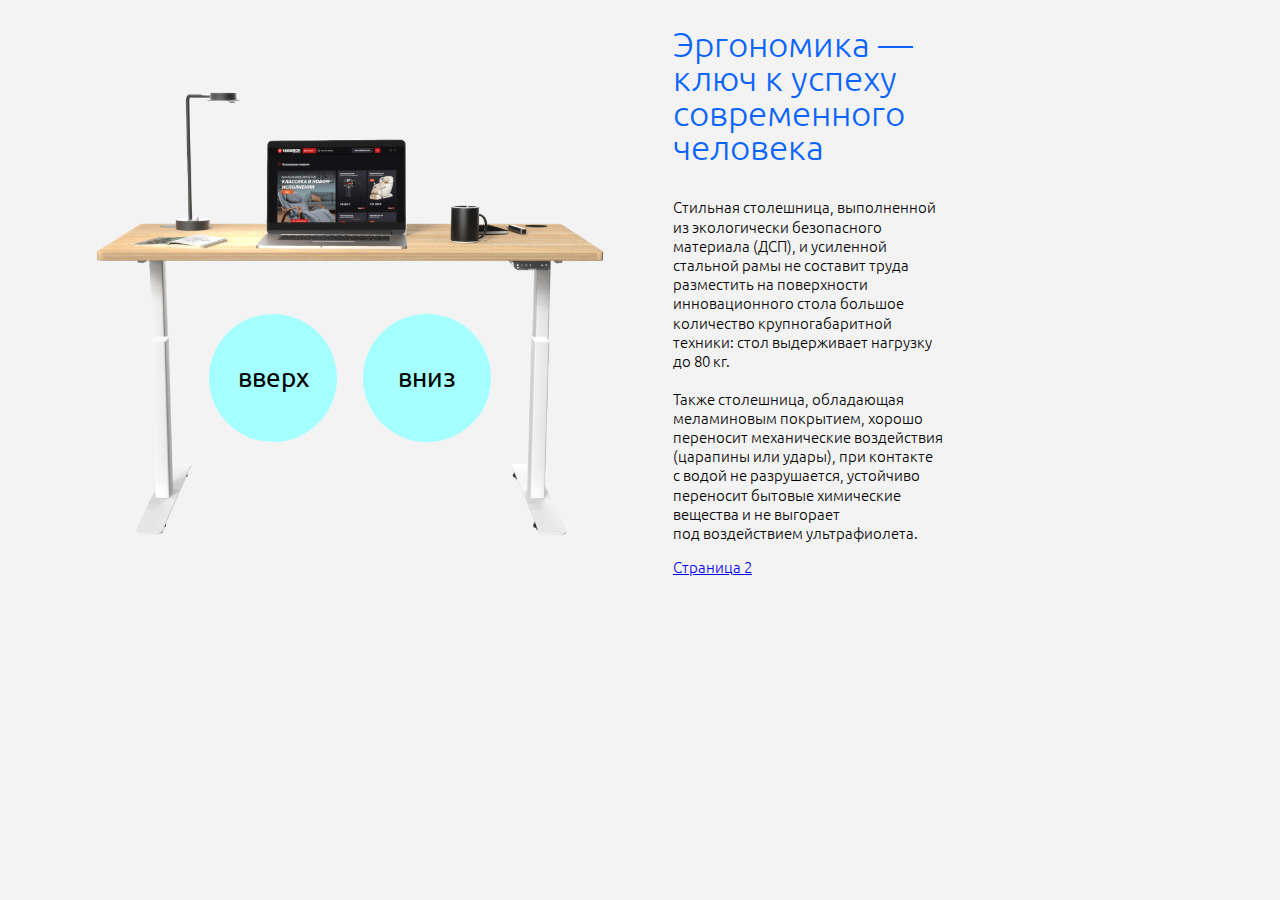
<file: index.html>
<!DOCTYPE html>
<html lang="en">
  <head>
    <meta charset="UTF-8" />
    <meta name="viewport" content="width=device-width, initial-scale=1.0" />
    <link rel="preconnect" href="https://fonts.googleapis.com" />
    <link rel="preconnect" href="https://fonts.gstatic.com" crossorigin />
    <link
      href="https://fonts.googleapis.com/css2?family=Poppins:ital,wght@0,100;0,200;0,300;0,400;0,500;0,600;0,700;0,800;0,900;1,100;1,200;1,300;1,400;1,500;1,600;1,700;1,800;1,900&family=Ubuntu:ital,wght@0,300;0,400;0,500;0,700;1,300;1,400;1,500;1,700&display=swap"
      rel="stylesheet"
    />
    <link href="https://fonts.cdnfonts.com/css/bebas-neue" rel="stylesheet" />
    <link rel="stylesheet" href="styleErgonom.css" />
    <title>Эргономика</title>
  </head>
  <body>
    <div class="container">
      <div class="par1">
        <p class="title">Эргономика — ключ к успеху современного человека</p>
      </div>
      <div class="par2">
        <p class="prgf1">
          Cтильная столешница, выполненной из экологически безопасного материала
          (ДСП), и усиленной стальной рамы не составит труда разместить
          на поверхности инновационного стола большое количество
          крупногабаритной техники: стол выдерживает нагрузку до 80 кг.
        </p>
      </div>
      <div class="par3">
        <p class="prgf2">
          Также столешница, обладающая меламиновым покрытием, хорошо переносит
          механические воздействия (царапины или удары), при контакте с водой
          не разрушается, устойчиво переносит бытовые химические вещества
          и не выгорает под воздействием ультрафиолета.
        </p>
        <a href="page2/Okey.html"><p class="prgf2">Страница 2</p></a>
      </div>
      <div class="images">
        <img id="table" src="images/стол чел 1 (1).png" alt="" />
        <img
          id="table"
          class="table2 transt2"
          src="images/стол чел 1.png"
          alt=""
        />
        <div id="buttons">
          <button id="btn2" class="buttons">вверх</button>
          <button id="btn1" class="buttons">вниз</button>
        </div>
      </div>
    </div>
  </body>
  <script src="scriptErgonom.js"></script>
</html>
</file>
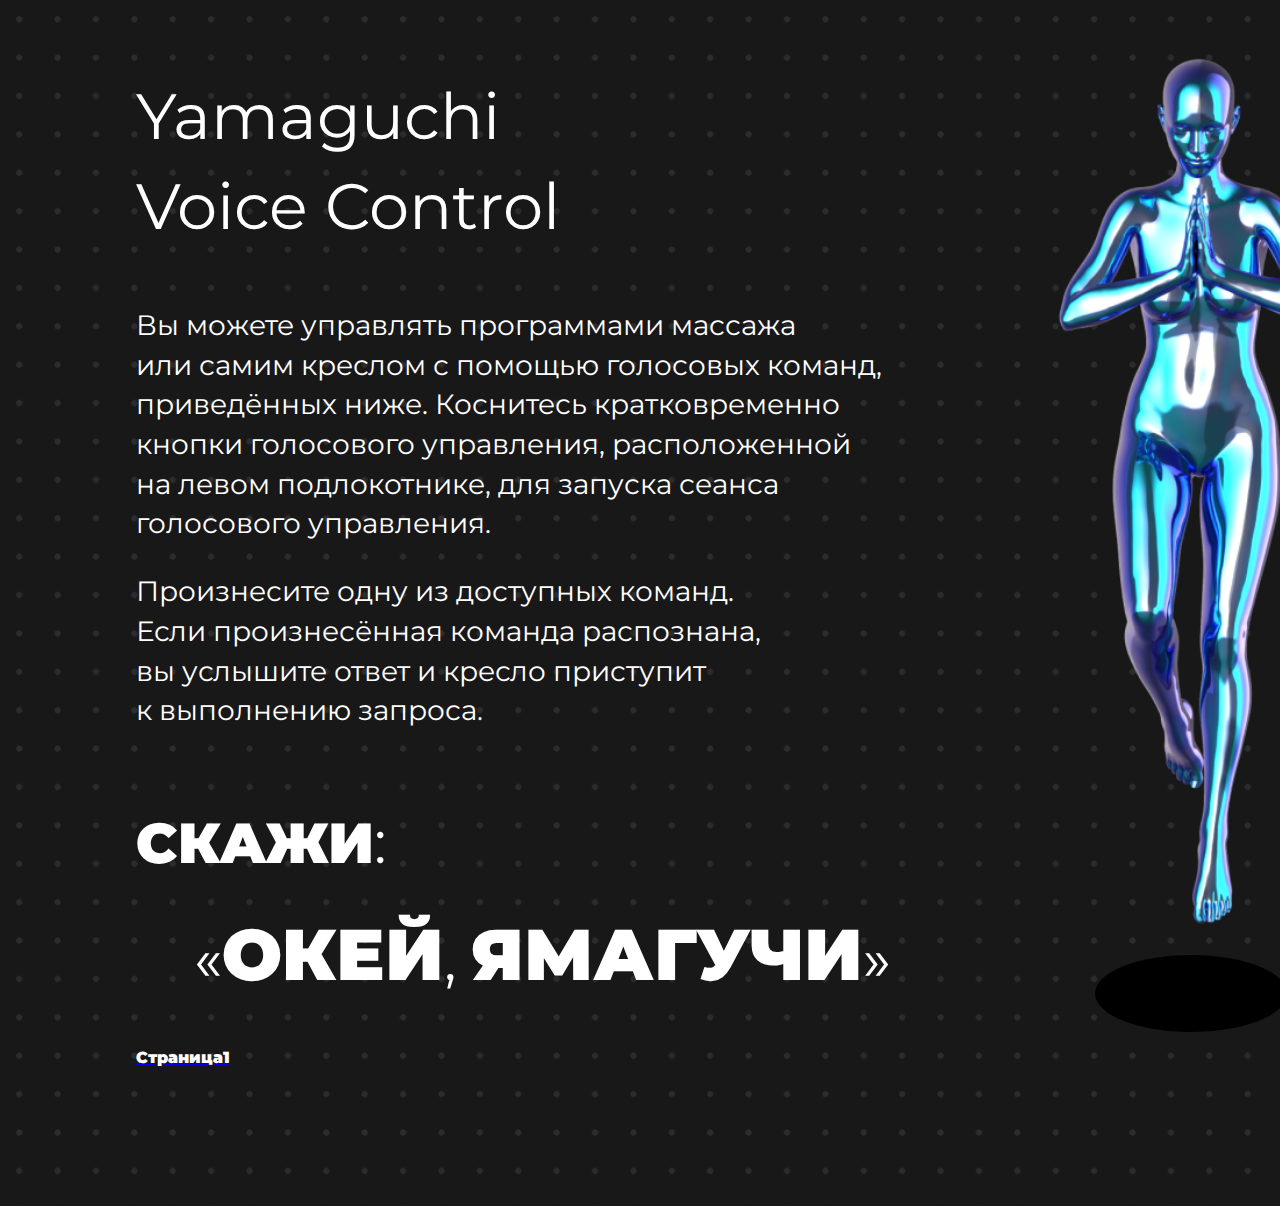
<file: page2/Okey.html>
<!DOCTYPE html>
<html lang="en">
  <head>
    <meta charset="UTF-8" />
    <meta name="viewport" content="width=device-width, initial-scale=1.0" />
    <link rel="preconnect" href="https://fonts.googleapis.com" />
    <link rel="preconnect" href="https://fonts.gstatic.com" crossorigin />
    <link
      href="https://fonts.googleapis.com/css2?family=Bebas+Neue&family=Montserrat:ital,wght@0,100..900;1,100..900&family=Poppins:ital,wght@0,100;0,200;0,300;0,400;0,500;0,600;0,700;0,800;0,900;1,100;1,200;1,300;1,400;1,500;1,600;1,700;1,800;1,900&family=Ubuntu:ital,wght@0,300;0,400;0,500;0,700;1,300;1,400;1,500;1,700&display=swap"
      rel="stylesheet"
    />
    <link rel="stylesheet" href="styleOkey.css" />
    <title>Окей, Ямагучи</title>
  </head>
  <body>
    <div class="container">
      <div class="par1"><p class="paragraph1">Yamaguchi Voice Control</p></div>
        <div class="par2">
            <p class="paragraph2">
          Вы можете управлять программами массажа или самим креслом с помощью
          голосовых команд, приведённых ниже. Коснитесь кратковременно кнопки
          голосового управления, расположенной на левом подлокотнике,
          для запуска сеанса голосового управления.
             </p>
             <p class="paragraph2">
          Произнесите одну из доступных команд. Если произнесённая команда
          распознана, вы услышите ответ и кресло приступит к выполнению запроса.
            </p>
        </div>
        <div class="par3">
        <p>
            <span class="paragraph3">СКАЖИ</span><span class="colon">:</span>
        <br></br>
            <span class="lastpar">
                <span class="colon">«</span><span class="paragraph4">ОКЕЙ</span><span class="colon">, </span>
                <span class="paragraph4">ЯМАГУЧИ</span><span class="colon">»</span>
            </span>
        </p>
        <a href="../index.html"><p style="color: white;">Страница1</p></a>
        </div>
      <div class="girlplace picgirlend">
        <img class="picgirlstart" src="images/на главную 13.png" alt="" />
      </div>
      <div class="hole">
        <div class="blackhole blackholestart"></div>
      </div>
      <div class="moon"></div>
      <div class="voicehelper">
        <img class="picvoicehelper" src="images/интерфейс 1.png" alt="" />
      </div>
    </div>
  </body>
 
</html>
</file>
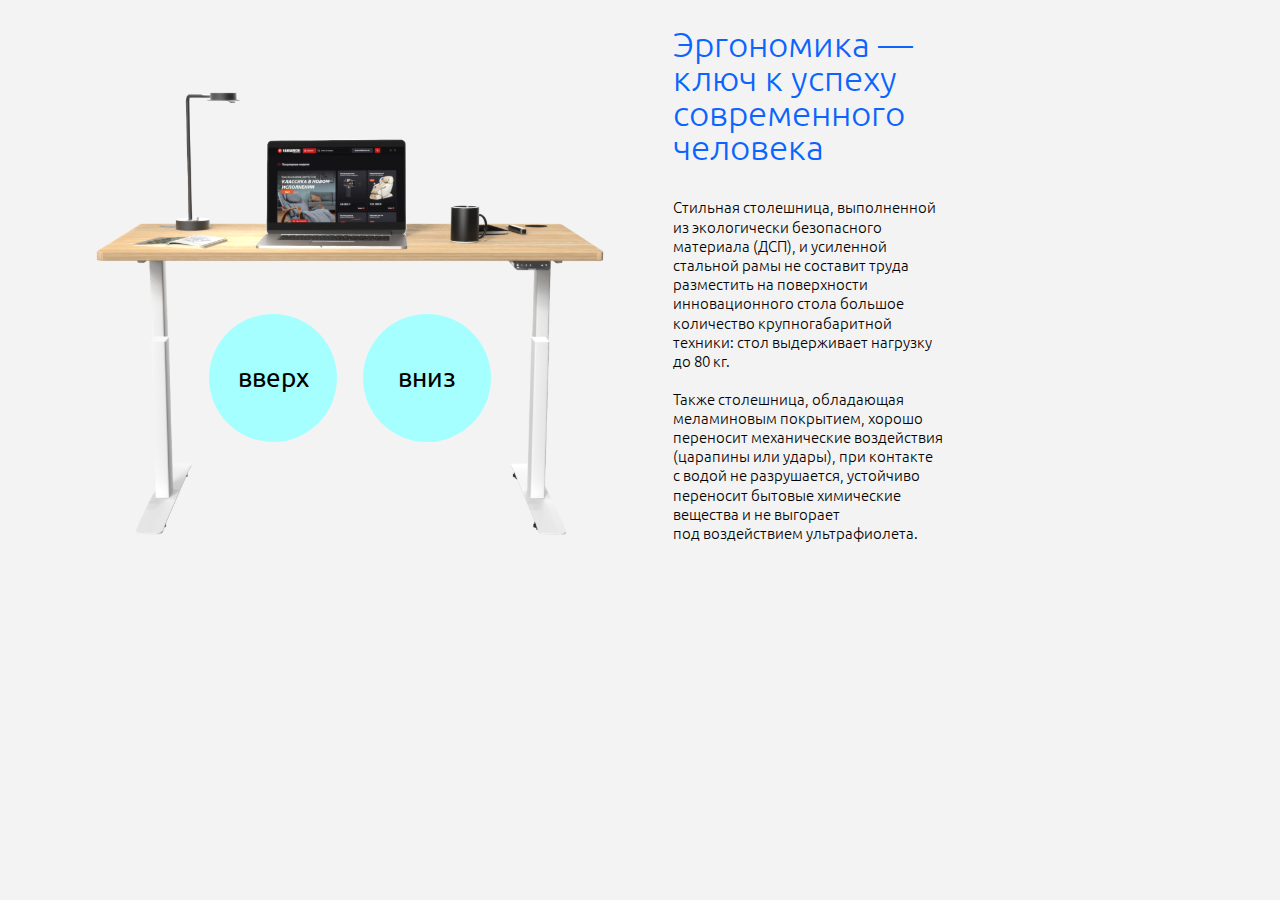
<file: task1/Ergonomic.html>
<!DOCTYPE html>
<html lang="en">
  <head>
    <meta charset="UTF-8" />
    <meta name="viewport" content="width=device-width, initial-scale=1.0" />
    <link rel="preconnect" href="https://fonts.googleapis.com" />
    <link rel="preconnect" href="https://fonts.gstatic.com" crossorigin />
    <link
      href="https://fonts.googleapis.com/css2?family=Poppins:ital,wght@0,100;0,200;0,300;0,400;0,500;0,600;0,700;0,800;0,900;1,100;1,200;1,300;1,400;1,500;1,600;1,700;1,800;1,900&family=Ubuntu:ital,wght@0,300;0,400;0,500;0,700;1,300;1,400;1,500;1,700&display=swap"
      rel="stylesheet"
    />
    <link href="https://fonts.cdnfonts.com/css/bebas-neue" rel="stylesheet" />
    <link rel="stylesheet" href="styleErgonom.css" />
    <title>Эргономика</title>
  </head>
  <body>
    <div class="container">
      <div class="par1">
        <p class="title">Эргономика — ключ к успеху современного человека</p>
      </div>
      <div class="par2">
        <p class="prgf1">
          Cтильная столешница, выполненной из экологически безопасного материала
          (ДСП), и усиленной стальной рамы не составит труда разместить
          на поверхности инновационного стола большое количество
          крупногабаритной техники: стол выдерживает нагрузку до 80 кг.
        </p>
      </div>
      <div class="par3">
        <p class="prgf2">
          Также столешница, обладающая меламиновым покрытием, хорошо переносит
          механические воздействия (царапины или удары), при контакте с водой
          не разрушается, устойчиво переносит бытовые химические вещества
          и не выгорает под воздействием ультрафиолета.
        </p>
      </div>
      <div class="images">
        <img id="table" src="images/стол чел 1 (1).png" alt="" />
        <img
          id="table"
          class="table2 transt2"
          src="images/стол чел 1.png"
          alt=""
        />
        <div id="buttons">
          <button id="btn2" class="buttons">вверх</button>
          <button id="btn1" class="buttons">вниз</button>
        </div>
      </div>
    </div>
  </body>
  <script src="scriptErgonom.js"></script>
</html>
</file>
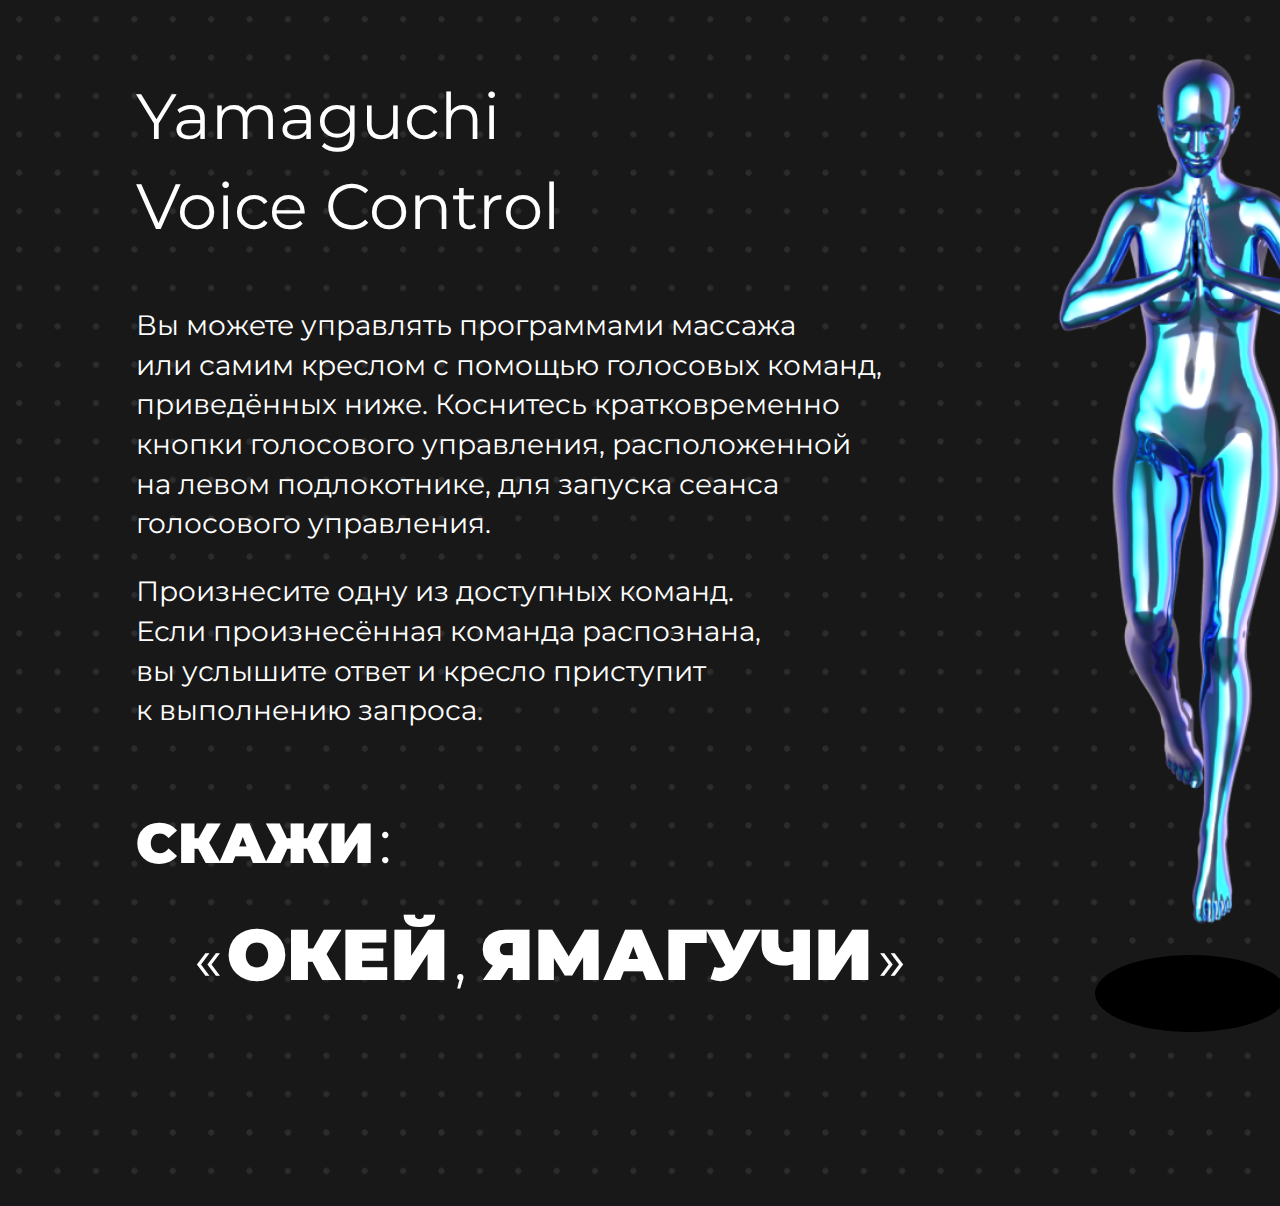
<file: task2/Okey.html>
<!DOCTYPE html>
<html lang="en">
  <head>
    <meta charset="UTF-8" />
    <meta name="viewport" content="width=device-width, initial-scale=1.0" />
    <link rel="preconnect" href="https://fonts.googleapis.com" />
    <link rel="preconnect" href="https://fonts.gstatic.com" crossorigin />
    <link
      href="https://fonts.googleapis.com/css2?family=Bebas+Neue&family=Montserrat:ital,wght@0,100..900;1,100..900&family=Poppins:ital,wght@0,100;0,200;0,300;0,400;0,500;0,600;0,700;0,800;0,900;1,100;1,200;1,300;1,400;1,500;1,600;1,700;1,800;1,900&family=Ubuntu:ital,wght@0,300;0,400;0,500;0,700;1,300;1,400;1,500;1,700&display=swap"
      rel="stylesheet"
    />
    <link rel="stylesheet" href="styleOkey.css" />
    <title>Окей, Ямагучи</title>

  </head>
  <body>
    <div class="container">
      <div class="par1"><p class="paragraph1">Yamaguchi Voice Control</p></div>
        <div class="par2">
            <p class="paragraph2">
          Вы можете управлять программами массажа или самим креслом с помощью
          голосовых команд, приведённых ниже. Коснитесь кратковременно кнопки
          голосового управления, расположенной на левом подлокотнике,
          для запуска сеанса голосового управления.
             </p>
             <p class="paragraph2">
          Произнесите одну из доступных команд. Если произнесённая команда
          распознана, вы услышите ответ и кресло приступит к выполнению запроса.
            </p>
        </div>
        <div class="par3">
        <p>
            <span class="paragraph3">СКАЖИ</span>
            <span class="colon">:</span>
        <br></br>
            <span class="lastpar">
                <span class="colon">«</span>
                <span class="paragraph4">ОКЕЙ</span>
                <span class="colon">, </span>
                <span class="paragraph4">ЯМАГУЧИ</span>
                <span class="colon">»</span>
            </span>
        </p>
        </div>
      <div class="girlplace picgirlend">
        <img class="picgirlstart" src="images/на главную 13.png" alt="" />
      </div>
      <div class="hole">
        <div class="blackhole blackholestart"></div>
      </div>
      <div class="moon"></div>
      <div class="voicehelper">
        <img class="picvoicehelper" src="images/интерфейс 1.png" alt="" />
      </div>
    </div>
  </body>
 
</html>
</file>
<file: styleErgonom.css>
body {
  background-color: #f3f3f3;
}
.container {
  display: grid;
  width: 80%;
  grid-template-columns: 54% 27%;
  grid-template-rows: 13vw 13vw 17vw;
  gap: 3%;
  margin-left: 7%;
}

.images {
  width: 40vw;
  min-width: 30vw;
  position: relative;
  grid-row: 1/3;
}

.par1 {
  margin-top: -1em;
  grid-column: 2/3;
  grid-row: 1/2;
}

.par2 {
  margin-top: -3%;
  grid-column: 2/3;
  grid-row: 2/3;
}

.par3 {
  grid-column: 2/3;
  grid-row: 3/4;
}

.title {
  font-family: "Ubuntu", sans-serif;
  font-size: 2.7vw;
  line-height: 1em;
  font-weight: 300;
  color: #0b64fe;
}

.prgf1 {
  font-family: "Ubuntu", sans-serif;
  font-size: 1.15vw;
  line-height: 1.5vw;
  font-weight: 300;
}

.prgf2 {
  font-family: "Ubuntu", sans-serif;
  font-size: 1.15vw;
  line-height: 1.5vw;
  font-weight: 300;
}

#table {
  width: 100%;
}

.table2 {
  position: absolute;
  left: 0rem;
  top: 0rem;
  transition: transform 0.5s;
}

#buttons {
  position: absolute;
  margin-top: -55%;
  margin-left: 22%;
  width: 55%;
  display: flex;
  justify-content: space-between;
}

.buttons {
  height: 10vw;
  width: 10vw;
  min-width: 85px;
  min-height: 85px;
  background-color: #a6ffff;
  border-radius: 50%;
  border: none;
  font-family: "Ubuntu", sans-serif;
  font-size: 2vw;
}

.buttons:active {
  transform: scale(0.9);
  background-color: #8edada;
  box-shadow: 3px 2px 15px 1px rgba(0, 0, 0, 0.24);
}

@media (max-width: 800px) {
  .container {
    display: flex;
    flex-direction: column;

    max-width: 75vw;
    margin-left: auto;
    margin-right: auto;
    align-items: center;
  }

  .images {
    width: 60vw;
    min-width: 80vw;
  }

  .par1 {
    width: 80%;
    margin-left: -20%;
    margin-bottom: -10%;
  }

  .par3 {
    margin-bottom: -7%;
    order: 3;
  }

  .title {
    text-transform: uppercase;
    font-family: "Bebas Neue", sans-serif;
    font-weight: 700;
    font-size: 10vw;
    line-height: 9vw;
    color: #0b64fe;
  }

  .prgf1 {
    font-size: 4.5vw;
    line-height: 7vw;
    font-weight: 300;
  }

  .prgf2 {
    font-size: 4.5vw;
    line-height: 7vw;
    font-weight: 300;
  }

  #buttons {
    width: 55%;
  }

  .buttons {
    height: 20vw;
    width: 20vw;
    min-width: 15%;
    min-height: 20%;
    font-size: 4vw;
  }
}
</file>
<file: page2/styleOkey.css>
body {
  background: radial-gradient(circle, #2c2c2c 10%, transparent 13%) 3vw 3vw /
      3vw 3vw,
    #181818;
}

.container {
  margin-left: 10vw;
  display: grid;
  grid-template-columns: 72% 35% 70%;
  grid-template-rows: 23vw 40vw 30vw;
  gap: 0%;
  position: relative;
}

@keyframes black-hole-transform {
  from {
    scale: 1;
  }
  to {
    scale: 2.7;
  }
}

.hole {
  grid-column: 2;
  grid-row: 3;
  z-index: -1;
  position: absolute;
}

.blackhole {
  margin-top: 11vw;
  margin-left: 11vw;
  width: 15vw;
  height: 6vw;
  background: #000000;
  border-radius: 50%;
}

.blackholestart {
  animation-name: black-hole-transform;
  animation-duration: 2.3s;
  animation-direction: alternate;
  animation-iteration-count: 2;
  animation-delay: 0.5s;
}

@keyframes moon-transform {
  from {
    scale: 1;
  }
  to {
    scale: 2.5;
  }
}

.moon {
  margin-top: 10.5vw;
  margin-left: 11.5vw;
  width: 14vw;
  height: 4vw;
  border-radius: 50%;
  box-shadow: 0 1.4vw 0px 0.1vw rgb(0, 0, 0);
  grid-column: 2;
  animation-name: moon-transform;
  animation-duration: 1.9s;
  animation-direction: alternate;
  animation-iteration-count: 2;
  animation-delay: 1.2s;
  z-index: 2;
}

@keyframes girl-start {
  from {
    visibility: hidden;
    transform: translateY(150%);
  }
  to {
    visibility: visible;
    transform: translateY(0);
  }
}

@keyframes girl-end {
  from {
    transform: translateY(0%);
  }
  to {
    transform: translateY(4%);
  }
}

.girlplace {
  grid-column: 2;
  grid-row: 1/3;
  overflow: hidden;
  height: 130%;
}

.picgirlstart {
  height: 72vw;
  animation-name: girl-start;
  animation-duration: 4s;
  animation-timing-function: ease-in;
  z-index: 1;
}

.picgirlend {
  animation-name: girl-end;
  animation-duration: 2s;
  animation-iteration-count: infinite;
  animation-direction: alternate;
  animation-delay: 4.1s;
}

.voicehelper {
  grid-column: 3;
  grid-row: 1/3;
}

.picvoicehelper {
  height: 76vw;
}

.par1 {
  margin-right: 35%;
  grid-column: 1;
  grid-row: 1;
}

.paragraph1 {
  font-size: 5vw;
  font-family: "Montserrat", sans-serif;
  line-height: 7vw;
  font-weight: 400;
  color: #ffffff;
}

.par2 {
  margin-top: -3%;
  margin-right: 8%;
  grid-column: 1;
  grid-row: 2;
}

.paragraph2 {
  font-size: 2.2vw;
  font-family: "Montserrat", sans-serif;
  line-height: 3.1vw;
  font-weight: 400;
  color: #ffffff;
}

.par3 {
  margin-top: -3%;
  grid-column: 1;
  grid-row: 3;
  font-family: "Montserrat", sans-serif;
  font-weight: 900;
  color: #ffffff;
}

.paragraph3 {
  font-size: 4.4vw;
  line-height: 4vw;
}

.colon {
  font-size: 4.6vw;
  font-weight: 400;
}

.paragraph4 {
  margin-top: -9%;
  font-size: 5.6vw;
}

.lastpar {
  line-height: 9vw;
  margin-left: 4.5vw;
}

@media (max-width: 800px) {
  body {
    max-width: 100%;
    background: #181818;
  }

  .container {
    margin-top: -5%;
    margin-left: 1%;
    margin-right: auto;
    display: flex;
    flex-direction: column;
    position: relative;
    align-items: center;
  }

  .hole {
    position: relative;
  }

  .blackhole {
    margin-left: 0;
    margin-top: -65%;
    width: 30vw;
    height: 10vw;
  }

  .moon {
    margin-top: 0;
    margin-left: 0;
    margin-top: -20%;
    width: 32.5vw;
    height: 10vw;
    border-radius: 50%;
    box-shadow: 0vw 4vw 0vw 0vw #181818;
    animation-duration: 2.3s;
    animation-delay: 0.5s;
    z-index: 2;
    position: relative;
  }

  .girlplace {
    margin-top: -12%;
    min-height: 240vw;
  }

  .picgirlstart {
    min-height: 210vw;
  }

  .voicehelper {
    margin-left: -25%;
    width: 100vw;
    margin-top: 5%;
    z-index: 3;
    order: 4;
  }

  .picvoicehelper {
    height: 135vw;
  }

  .par1 {
    margin-right: 20%;
  }

  .paragraph1 {
    font-size: 10.5vw;
    line-height: 11vw;
  }

  .par2 {
    margin-top: -3%;
    margin-right: 8%;
  }

  .paragraph2 {
    font-size: 4.8vw;
    line-height: 9vw;
  }

  .par3 {
    margin-top: 0%;
    margin-left: 3%;
    order: 5;
    line-height: 5vw;
  }

  .paragraph3 {
    font-size: 12vw;
  }

  .colon {
    font-size: 10vw;
    font-weight: 400;
  }

  .paragraph4 {
    margin-left: 0;
    font-size: 15vw;
  }

  .lastpar {
    line-height: 15vw;
    margin-left: 0%;
  }
}
</file>
<file: task1/styleErgonom.css>
body {
  background-color: #f3f3f3;
}
.container {
  display: grid;
  width: 80%;
  grid-template-columns: 54% 27%;
  grid-template-rows: 13vw 13vw 17vw;
  gap: 3%;
  margin-left: 7%;
}

.images {
  width: 40vw;
  min-width: 30vw;
  position: relative;
  grid-row: 1/3;
}

.par1 {
  margin-top: -1em;
  grid-column: 2/3;
  grid-row: 1/2;
}

.par2 {
  margin-top: -3%;
  grid-column: 2/3;
  grid-row: 2/3;
}

.par3 {
  grid-column: 2/3;
  grid-row: 3/4;
}

.title {
  font-family: "Ubuntu", sans-serif;
  font-size: 2.7vw;
  line-height: 1em;
  font-weight: 300;
  color: #0b64fe;
}

.prgf1 {
  font-family: "Ubuntu", sans-serif;
  font-size: 1.15vw;
  line-height: 1.5vw;
  font-weight: 300;
}

.prgf2 {
  font-family: "Ubuntu", sans-serif;
  font-size: 1.15vw;
  line-height: 1.5vw;
  font-weight: 300;
}

#table {
  width: 100%;
}

.table2 {
  position: absolute;
  left: 0rem;
  top: 0rem;
  transition: transform 0.5s;
}

#buttons {
  position: absolute;
  margin-top: -55%;
  margin-left: 22%;
  width: 55%;
  display: flex;
  justify-content: space-between;
}

.buttons {
  height: 10vw;
  width: 10vw;
  min-width: 85px;
  min-height: 85px;
  background-color: #a6ffff;
  border-radius: 50%;
  border: none;
  font-family: "Ubuntu", sans-serif;
  font-size: 2vw;
}

.buttons:active {
  transform: scale(0.9);
  background-color: #8edada;
  box-shadow: 3px 2px 15px 1px rgba(0, 0, 0, 0.24);
}

@media (max-width: 800px) {
  .container {
    display: flex;
    flex-direction: column;

    max-width: 75vw;
    margin-left: auto;
    margin-right: auto;
    align-items: center;
  }

  .images {
    width: 60vw;
    min-width: 80vw;
  }

  .par1 {
    width: 80%;
    margin-left: -20%;
    margin-bottom: -10%;
  }

  .par3 {
    margin-bottom: -7%;
    order: 3;
  }

  .title {
    text-transform: uppercase;
    font-family: "Bebas Neue", sans-serif;
    font-weight: 700;
    font-size: 10vw;
    line-height: 9vw;
    color: #0b64fe;
  }

  .prgf1 {
    font-size: 4.5vw;
    line-height: 7vw;
    font-weight: 300;
  }

  .prgf2 {
    font-size: 4.5vw;
    line-height: 7vw;
    font-weight: 300;
  }

  #buttons {
    width: 55%;
  }

  .buttons {
    height: 20vw;
    width: 20vw;
    min-width: 15%;
    min-height: 20%;
    font-size: 4vw;
  }
}
</file>
<file: task2/styleOkey.css>
body {
  background: radial-gradient(circle, #2c2c2c 10%, transparent 13%) 3vw 3vw /
      3vw 3vw,
    #181818;
}

.container {
  margin-left: 10vw;
  display: grid;
  grid-template-columns: 72% 35% 70%;
  grid-template-rows: 23vw 40vw 30vw;
  gap: 0%;
  position: relative;
}

@keyframes black-hole-transform {
  from {
    scale: 1;
  }
  to {
    scale: 2.7;
  }
}

.hole {
  grid-column: 2;
  grid-row: 3;
  z-index: -1;
  position: absolute;
}

.blackhole {
  margin-top: 11vw;
  margin-left: 11vw;
  width: 15vw;
  height: 6vw;
  background: #000000;
  border-radius: 50%;
}

.blackholestart {
  animation-name: black-hole-transform;
  animation-duration: 2.3s;
  animation-direction: alternate;
  animation-iteration-count: 2;
  animation-delay: 0.5s;
}

@keyframes moon-transform {
  from {
    scale: 1;
  }
  to {
    scale: 2.5;
  }
}

.moon {
  margin-top: 10.5vw;
  margin-left: 11.5vw;
  width: 14vw;
  height: 4vw;
  border-radius: 50%;
  box-shadow: 0 1.4vw 0px 0.1vw rgb(0, 0, 0);
  grid-column: 2;
  animation-name: moon-transform;
  animation-duration: 1.9s;
  animation-direction: alternate;
  animation-iteration-count: 2;
  animation-delay: 1.2s;
  z-index: 2;
}

@keyframes girl-start {
  from {
    visibility: hidden;
    transform: translateY(150%);
  }
  to {
    visibility: visible;
    transform: translateY(0);
  }
}

@keyframes girl-end {
  from {
    transform: translateY(0%);
  }
  to {
    transform: translateY(4%);
  }
}

.girlplace {
  grid-column: 2;
  grid-row: 1/3;
  overflow: hidden;
  height: 130%;
}

.picgirlstart {
  height: 72vw;
  animation-name: girl-start;
  animation-duration: 4s;
  animation-timing-function: ease-in;
  z-index: 1;
}

.picgirlend {
  animation-name: girl-end;
  animation-duration: 2s;
  animation-iteration-count: infinite;
  animation-direction: alternate;
  animation-delay: 4.1s;
}

.voicehelper {
  grid-column: 3;
  grid-row: 1/3;
}

.picvoicehelper {
  height: 76vw;
}

.par1 {
  margin-right: 35%;
  grid-column: 1;
  grid-row: 1;
}

.paragraph1 {
  font-size: 5vw;
  font-family: "Montserrat", sans-serif;
  line-height: 7vw;
  font-weight: 400;
  color: #ffffff;
}

.par2 {
  margin-top: -3%;
  margin-right: 8%;
  grid-column: 1;
  grid-row: 2;
}

.paragraph2 {
  font-size: 2.2vw;
  font-family: "Montserrat", sans-serif;
  line-height: 3.1vw;
  font-weight: 400;
  color: #ffffff;
}

.par3 {
  margin-top: -3%;
  grid-column: 1;
  grid-row: 3;
  font-family: "Montserrat", sans-serif;
  font-weight: 900;
  color: #ffffff;
}

.paragraph3 {
  font-size: 4.4vw;
  line-height: 4vw;
}

.colon {
  font-size: 4.6vw;
  font-weight: 400;
}

.paragraph4 {
  margin-top: -9%;
  font-size: 5.6vw;
}

.lastpar {
  line-height: 9vw;
  margin-left: 4.5vw;
}

@media (max-width: 800px) {
  body {
    max-width: 100%;
    background: #181818;
  }

  .container {
    margin-top: -5%;
    margin-left: 1%;
    margin-right: auto;
    display: flex;
    flex-direction: column;
    position: relative;
    align-items: center;
  }

  .hole {
    position: relative;
  }

  .blackhole {
    margin-left: 0;
    margin-top: -65%;
    width: 30vw;
    height: 10vw;
  }

  .moon {
    margin-top: 0;
    margin-left: 0;
    margin-top: -20%;
    width: 32.5vw;
    height: 10vw;
    border-radius: 50%;
    box-shadow: 0vw 4vw 0vw 0vw #181818;
    animation-duration: 2.3s;
    animation-delay: 0.5s;
    z-index: 2;
    position: relative;
  }

  .girlplace {
    margin-top: -12%;
    min-height: 240vw;
  }

  .picgirlstart {
    min-height: 210vw;
  }

  .voicehelper {
    margin-left: -25%;
    width: 100vw;
    margin-top: 5%;
    z-index: 3;
    order: 4;
  }

  .picvoicehelper {
    height: 135vw;
  }

  .par1 {
    margin-right: 20%;
  }

  .paragraph1 {
    font-size: 10.5vw;
    line-height: 11vw;
  }

  .par2 {
    margin-top: -3%;
    margin-right: 8%;
  }

  .paragraph2 {
    font-size: 4.8vw;
    line-height: 9vw;
  }

  .par3 {
    margin-top: 0%;
    margin-left: 3%;
    order: 5;
    line-height: 5vw;
  }

  .paragraph3 {
    font-size: 12vw;
  }

  .colon {
    font-size: 10vw;
    font-weight: 400;
  }

  .paragraph4 {
    margin-left: 0;
    font-size: 15vw;
  }

  .lastpar {
    line-height: 15vw;
    margin-left: 0%;
  }
}
</file>
